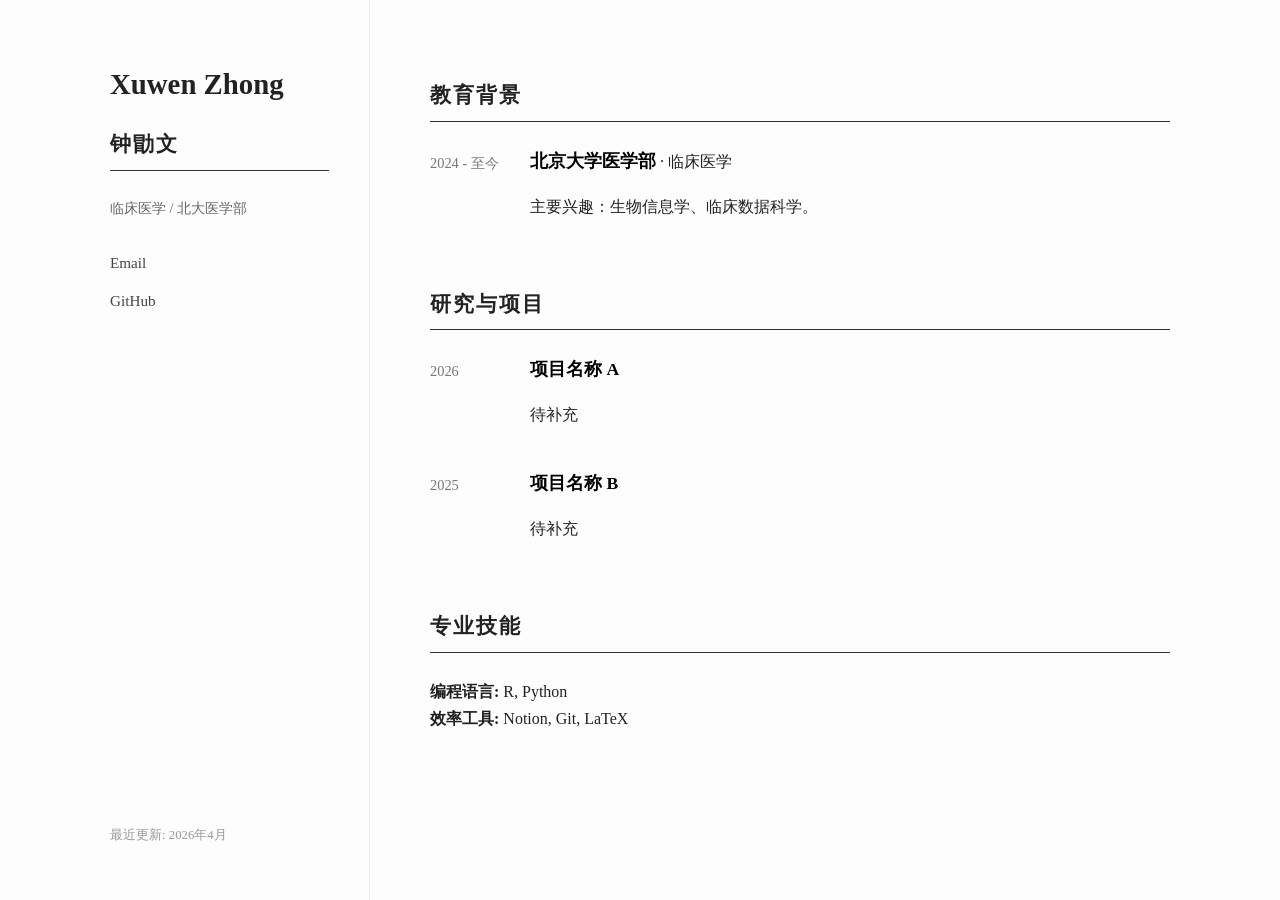
<file: index.html>
<!DOCTYPE html>
<html lang="zh-CN">
<head>
    <meta charset="UTF-8">
    <meta name="viewport" content="width=device-width, initial-scale=1.0">
    <title>Xuwen Zhong | 钟勖文</title>
    <link rel="stylesheet" href="style.css">
</head>
<body>
    <div class="container">
        <!-- 左侧边栏 -->
        <aside class="sidebar">
            <div class="profile-section">
                <h1 class="en-name">Xuwen Zhong</h1>
                <h2 class="zh-name">钟勖文</h2>
                <p class="tagline">临床医学 / 北大医学部</p>
            </div>
            
            <nav class="nav-links">
                <!-- 邮箱使用了简单的 JavaScript 混淆防止爬虫 -->
                <a href="#" id="email-link" title="点击发送邮件">Email</a>
                <a href="https://github.com/AuThrall" target="_blank">GitHub</a>
            </nav>
            
            <div class="sidebar-footer">
                <p>最近更新: 2026年4月</p>
            </div>
        </aside>

        <!-- 右侧主内容 -->
        <main class="main-content">
            <!-- 教育背景 -->
            <section id="education">
                <h2>教育背景</h2>
                <div class="item">
                    <span class="date">2024 - 至今</span>
                    <div class="details">
                        <strong>北京大学医学部</strong> · 临床医学
                        <p>主要兴趣：生物信息学、临床数据科学。</p>
                    </div>
                </div>
            </section>

            <!-- 研究与项目 -->
            <section id="projects">
                <h2>研究与项目</h2>
                <div class="item">
                    <span class="date">2026</span>
                    <div class="details">
                        <strong>项目名称 A</strong>
                        <p>待补充</p>
                    </div>
                </div>
                <div class="item">
                    <span class="date">2025</span>
                    <div class="details">
                        <strong>项目名称 B</strong>
                        <p>待补充</p>
                    </div>
                </div>
            </section>

            <!-- 技能 -->
            <section id="skills">
                <h2>专业技能</h2>
                <div class="skills-grid">
                    <div class="skill-group">
                        <strong>编程语言:</strong> <span>R, Python</span>
                    </div>
                    <div class="skill-group">
                        <strong>效率工具:</strong> <span>Notion, Git, LaTeX</span>
                    </div>
                </div>
            </section>
        </main>
    </div>

    <script>
        // 这里的字符串是 "mailto:zhongxuwen595@gmail.com" 的 Base64 编码
        const encodedEmail = "bWFpbHRvOnpob25neHV3ZW41OTVAZ21haWwuY29t"; 
        const emailLink = document.getElementById('email-link');
        
        emailLink.addEventListener('mouseover', function() {
            if (this.getAttribute('href') === '#') {
                this.setAttribute('href', atob(encodedEmail));
            }
        });

        emailLink.addEventListener('click', function() {
            this.setAttribute('href', atob(encodedEmail));
        });
    </script>
</body>
</html>
</file>
<file: style.css>
/* 基础复位 */
* { box-sizing: border-box; }
body {
    margin: 0;
    font-family: "Charter", "Georgia", serif;
    color: #222;
    background-color: #fdfdfd;
    line-height: 1.7;
}

/* 布局容器 */
.container {
    display: flex;
    max-width: 1100px;
    margin: 0 auto;
    padding: 0 20px;
}

/* 左侧边栏 */
.sidebar {
    width: 260px;
    padding: 60px 40px 40px 0;
    position: sticky; /* 固定效果 */
    top: 0;
    height: 100vh;
    display: flex;
    flex-direction: column;
    border-right: 1px solid #eee;
}

.profile-section h1 {
    font-size: 1.8rem;
    margin: 0;
    font-weight: 700;
}

.tagline {
    font-size: 0.9rem;
    color: #666;
    margin: 10px 0 30px 0;
}

.nav-links a {
    display: block;
    text-decoration: none;
    color: #444;
    font-size: 0.95rem;
    margin-bottom: 12px;
    transition: color 0.2s;
}

.nav-links a:hover {
    color: #007bff;
}

.sidebar-footer {
    margin-top: auto;
    font-size: 0.8rem;
    color: #999;
}

/* 右侧主内容区 */
.main-content {
    flex: 1;
    padding: 60px 0 60px 60px;
}

section {
    margin-bottom: 50px;
}

h2 {
    font-size: 1.3rem;
    text-transform: uppercase;
    letter-spacing: 2px;
    border-bottom: 1px solid #333;
    padding-bottom: 8px;
    margin-bottom: 25px;
}

/* 经历项 */
.item {
    display: flex;
    margin-bottom: 25px;
}

.date {
    min-width: 100px;
    font-size: 0.9rem;
    color: #777;
    padding-top: 4px;
}

.details strong {
    font-size: 1.1rem;
    color: #000;
}

/* 响应式：针对手机屏幕 */
@media (max-width: 768px) {
    .container {
        flex-direction: column;
    }
    .sidebar {
        width: 100%;
        height: auto;
        position: static;
        border-right: none;
        border-bottom: 1px solid #eee;
        padding: 40px 0;
    }
    .main-content {
        padding: 40px 0;
    }
}
</file>
